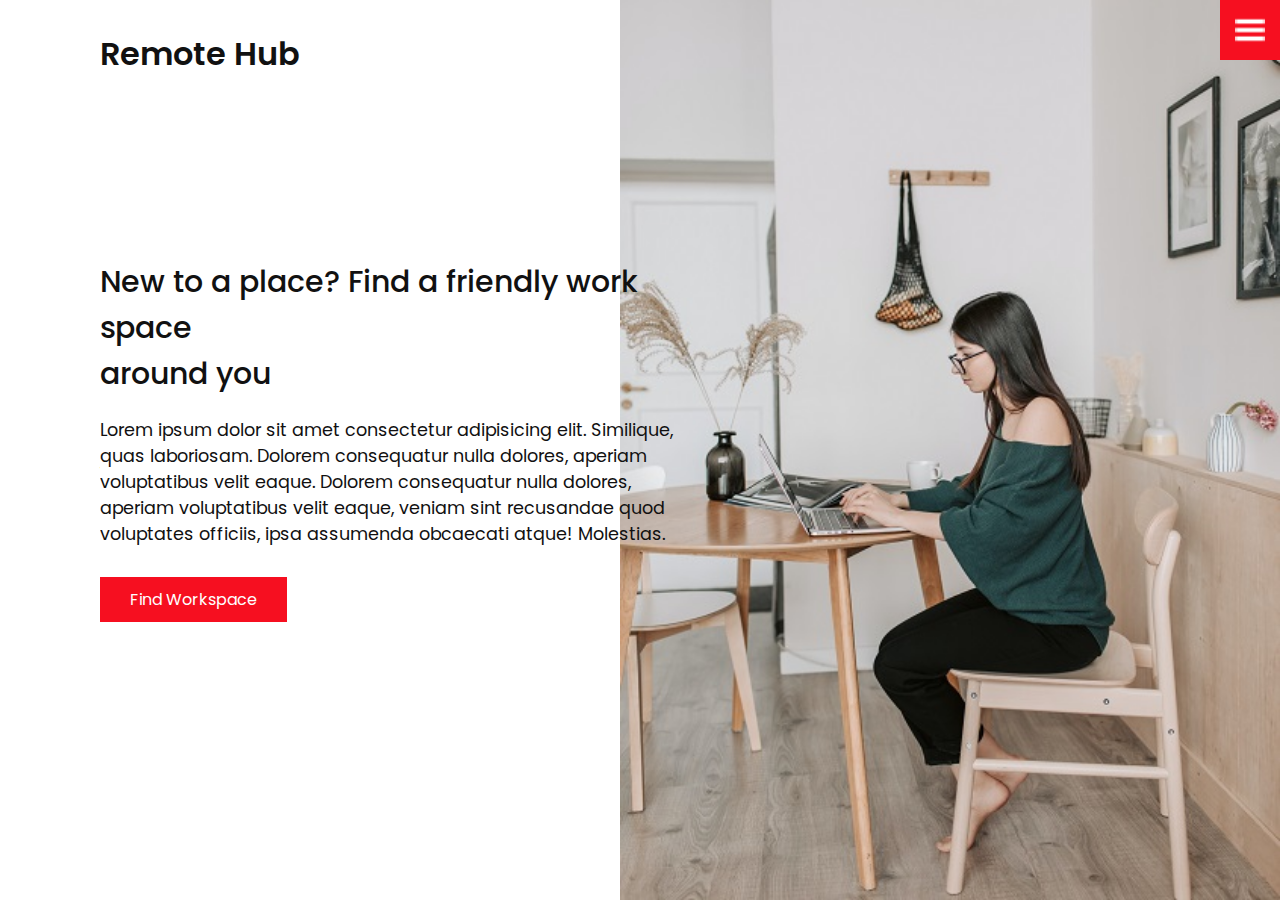
<file: index.html>
<!DOCTYPE html>
<html>
    <head>
        <meta charset="UTF_8">
        <meta http-equiv="X-UA-Compatible" content="IE-edge">
        <meta name="viewport" content="width=device-width, initial-scale=1.0">
        <link rel="stylesheet" href="style.css">
        <title>Remote Workers Hub</title>
    </head>

    <body>
        <header>
            <div class="logo">Remote Hub</div>
            <div class="toggle"></div>
            <div class="navigation">
                <ul>
                    <li><a href="#">Home</a></li>
                    <li><a href="packages.html">Packages</a></li>
                    <li><a href="locations.html">Locations</a></li>
                    <li><a href="contact.html">Contact</a></li>
                </ul>

                <div class="socials">
                    <ul>
                        <li><a href="#"><img src="images/facebook.png"></li>
                        <li><a href="#"><img src="images/twitter.png"></li>
                        <li><a href="#"><img src="images/linkedin.png"></li>
                    </ul>

                    <a href="#" class="locate"><img src="images/Location.png"></a>
                </div>
            </div>
        </header>

        <section class="home">
            <img src="images/home-img.jpg" class="home-img" alt="lady working remotely">
            <div class="home-content">
                <div class="title">
                <h1>New to a place? Find a friendly work space <br> around you</h1>
                <p>Lorem ipsum dolor sit amet consectetur adipisicing elit. Similique, quas laboriosam. Dolorem consequatur nulla dolores, aperiam voluptatibus velit eaque.
                    Dolorem consequatur nulla dolores, aperiam voluptatibus velit eaque, veniam sint recusandae quod voluptates officiis, ipsa assumenda obcaecati atque! Molestias.
                </p>
                </div>

                <a href="contact.html" class="btn">Find Workspace</a>
            </div>
        </section>

        <script src="script.js"></script>
    </body>
</html>
</file>
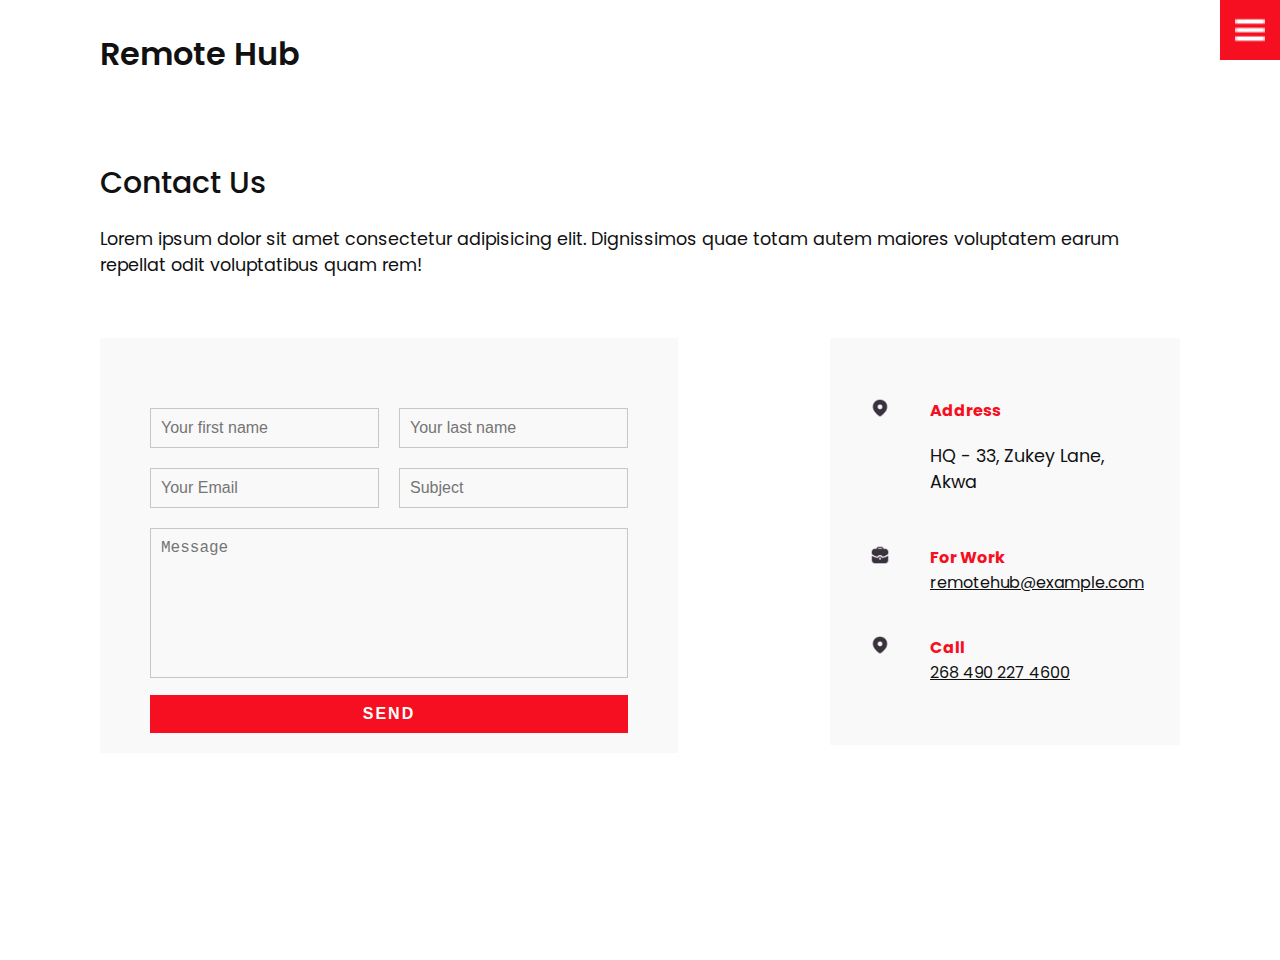
<file: contact.html>
<!DOCTYPE html>
<html>
    <head>
        <meta charset="UTF_8">
        <meta http-equiv="X-UA-Compatible" content="IE-edge">
        <meta name="viewport" content="width=device-width, initial-scale=1.0">
        <link rel="stylesheet" href="style.css">
        <title>Remote Workers Hub</title>
    </head>

    <body>
        <header>
            <div class="logo">Remote Hub</div>
            <div class="toggle"></div>
            <div class="navigation">
                <ul>
                    <li><a href="index.html">Home</a></li>
                    <li><a href="packages.html">Packages</a></li>
                    <li><a href="locations.html">Locations</a></li>
                    <li><a href="#">Contact</a></li>
                </ul>

                <div class="socials">
                    <ul>
                        <li><a href="#"><img src="images/facebook.png"></li>
                        <li><a href="#"><img src="images/twitter.png"></li>
                        <li><a href="#"><img src="images/linkedin.png"></li>
                    </ul>

                    <a href="#" class="locate"><img src="images/Location.png"></a>
                </div>
            </div>
        </header>

        <section>
            <div class="title">
                <h1>Contact Us</h1>
               <p>
                   Lorem ipsum dolor sit amet consectetur adipisicing elit. Dignissimos quae totam autem maiores voluptatem earum repellat odit voluptatibus quam rem!
               </p>
            </div>

            <div class="contact">
                <div class="contact-form">
                    <form>
                        <div class="row">
                            <div class="input50">
                                <input type="text" placeholder="Your first name">
                            </div>
                            <div class="input50">
                                <input type="text" placeholder="Your last name">
                            </div>
                        </div>

                        <div class="row">
                            <div class="input50">
                                <input type="text" placeholder="Your Email">
                            </div>
                            <div class="input50">
                                <input type="text" placeholder="Subject">
                            </div>
                        </div>

                            <div class="row">
                                <div class="input100">
                                    <textarea placeholder="Message"></textarea>
                                </div>
                            </div>
                            <div class="row">
                                <div class="input100">
                                    <input type="submit" value="Send">
                                </div>
                            </div>
                       
                    </form>
                </div>

                <div class="contact-info">
                    <div class="info-zag">
                        <img src="images/Location.png" class="contact-icon">
                        <div class="details">
                            <h4>Address</h4>
                            <p>HQ - 33, Zukey Lane, Akwa</p>
                        </div>
                    </div>

                    <div class="info-zag">
                        <img src="images/Work.png" class="contact-icon">
                        <div class="details">
                            <h4>For Work</h4>
                            <a href="mailto:zaaay@example.com">remotehub@example.com</a>
                        </div>
                    </div>

                    <div class="info-zag">
                        <img src="images/Location.png" class="contact-icon">
                        <div class="details">
                            <h4>Call</h4>
                           <a href="tel:268490 227 4600">268 490 227 4600</a>
                           
                        </div>
                    </div>
                </div>
            </div>

        </section>
            

        <script src="script.js"></script>
    </body>
</html>
</file>
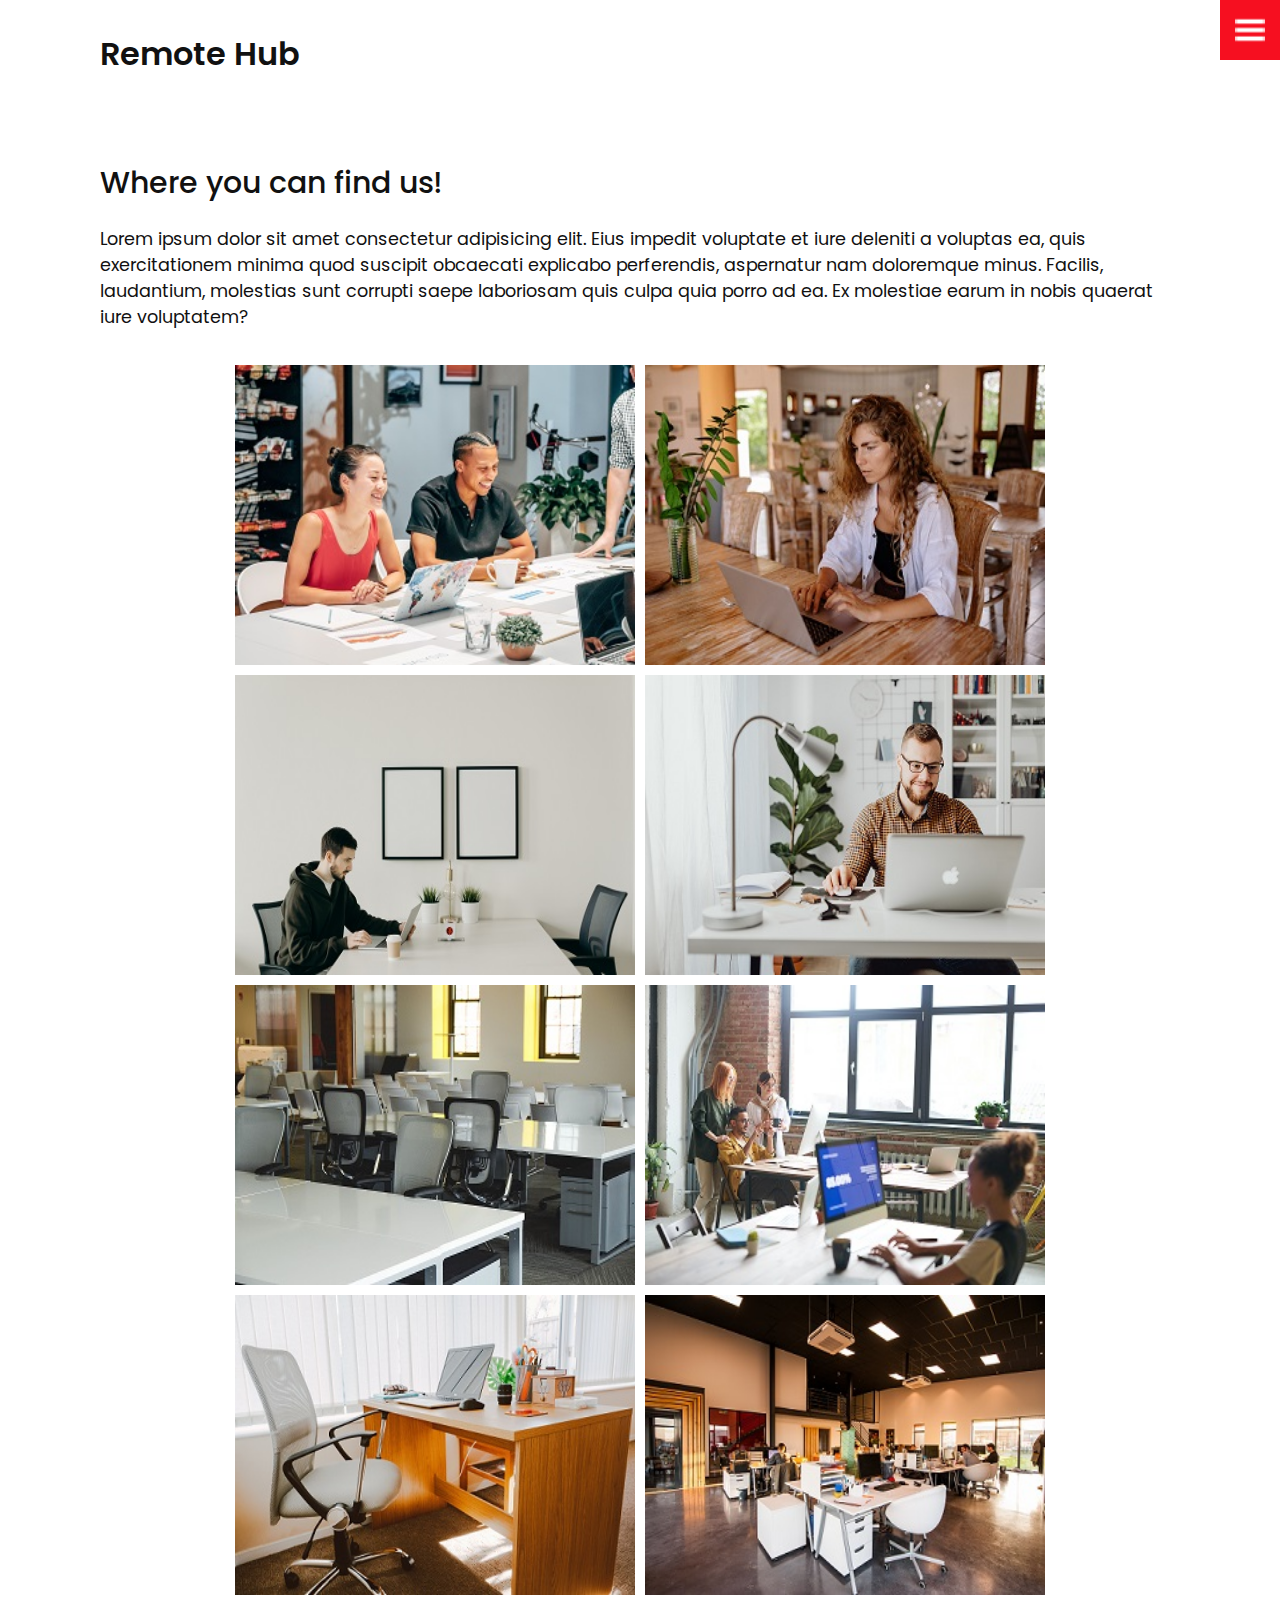
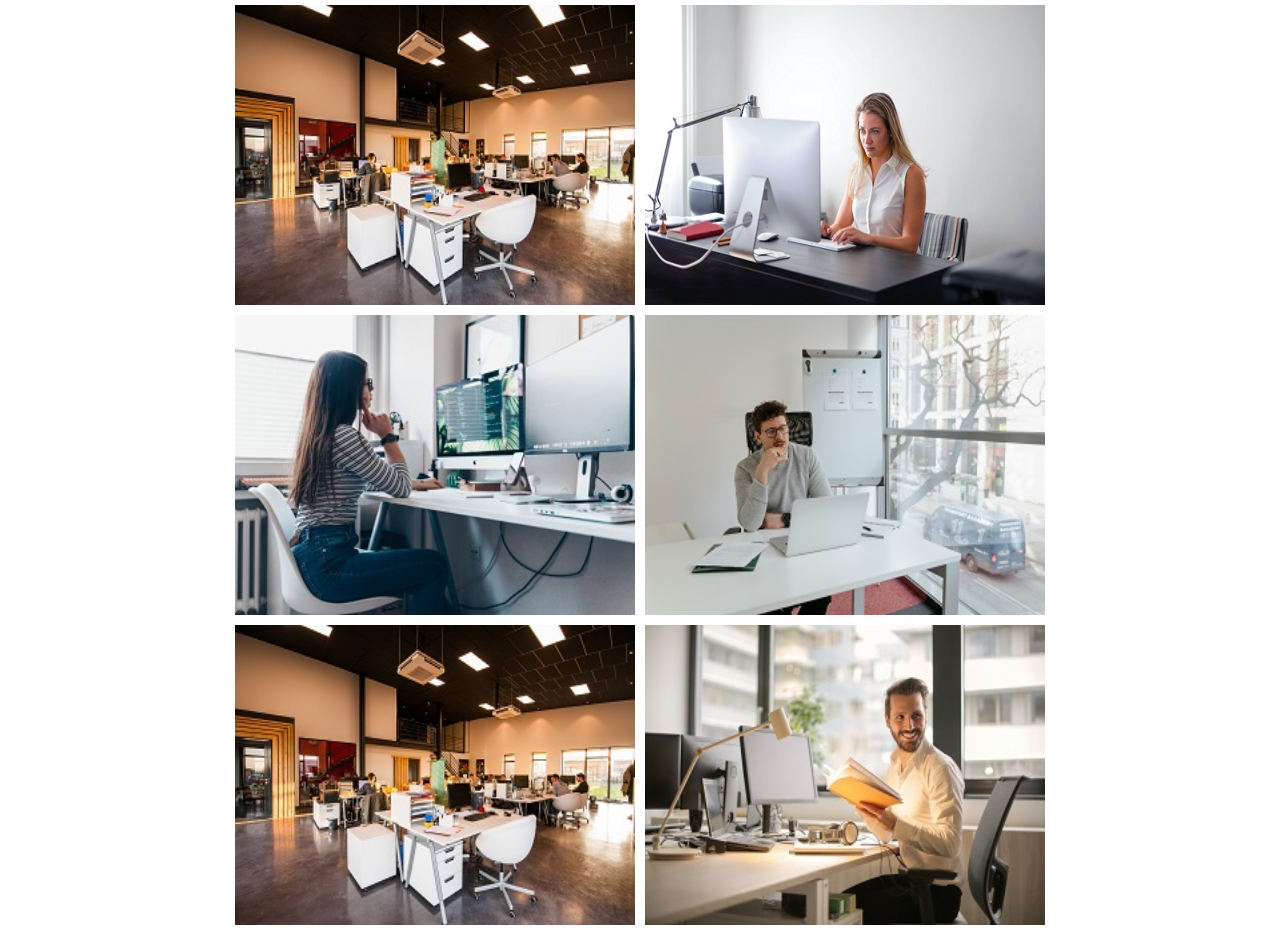
<file: locations.html>
<!DOCTYPE html>
<html>
    <head>
        <meta charset="UTF_8">
        <meta http-equiv="X-UA-Compatible" content="IE-edge">
        <meta name="viewport" content="width=device-width, initial-scale=1.0">
        <link rel="stylesheet" href="style.css">
        <title>Remote Workers Hub</title>
    </head>

    <body>
        <header>
            <div class="logo">Remote Hub</div>
            <div class="toggle"></div>
            <div class="navigation">
                <ul>
                    <li><a href="index.html">Home</a></li>
                    <li><a href="packages.html">Packages</a></li>
                    <li><a href="#">Locations</a></li>
                    <li><a href="contact.html">Contact</a></li>
                </ul>

                <div class="socials">
                    <ul>
                        <li><a href="#"><img src="images/facebook.png"></li>
                        <li><a href="#"><img src="images/twitter.png"></li>
                        <li><a href="#"><img src="images/linkedin.png"></li>
                    </ul>

                    <a href="#" class="locate"><img src="images/Location.png"></a>
                </div>
            </div>
        </header>

        <section>
            <div class="title">
                <h1>Where you can find us!</h1>
                <p>
                    Lorem ipsum dolor sit amet consectetur adipisicing elit. Eius impedit voluptate et iure deleniti a voluptas ea, quis exercitationem minima quod suscipit obcaecati explicabo perferendis, aspernatur nam doloremque minus. Facilis, laudantium, molestias sunt corrupti saepe laboriosam quis culpa quia porro ad ea. Ex molestiae earum in nobis quaerat iure voluptatem?
                </p>
            </div>

            <div class="locate">
                <div class="item">
                    <img src="images/img01.jpg">
                    <div class="act">
                        <a href="#">Lagos</a>
                    </div>
                </div>
                <div class="item">
                    <img src="images/img02.jpg">
                    <div class="act">
                        <a href="#">Yola</a>
                    </div>
                </div>
                <div class="item">
                    <img src="images/img03.jpg">
                    <div class="act">
                        <a href="#">Ukwa</a>
                    </div>
                </div>
                <div class="item">
                    <img src="images/img04.jpg">
                    <div class="act">
                        <a href="#">Osun</a>
                    </div>
                </div>
                <div class="item">
                    <img src="images/img05.jpg">
                    <div class="act">
                        <a href="#">Taraba</a>
                    </div>
                </div>
                <div class="item">
                    <img src="images/img06.jpg">
                    <div class="act">
                        <a href="#">Lagos</a>
                    </div>
                </div>
                <div class="item">
                    <img src="images/img07.jpg">
                    <div class="act">
                        <a href="#">Jos</a>
                    </div>
                </div>
                <div class="item">
                    <img src="images/img08.jpg">
                    <div class="act">
                        <a href="#">Yola</a>
                    </div>
                </div>
                <div class="item">
                    <img src="images/img08.jpg">
                    <div class="act">
                        <a href="#">Lagos</a>
                    </div>
                </div>
                <div class="item">
                    <img src="images/img09.jpg">
                    <div class="act">
                        <a href="#">Ondo</a>
                    </div>
                </div>
                <div class="item">
                    <img src="images/img10.jpg">
                    <div class="act">
                        <a href="#">Port Harcourt</a>
                    </div>
                </div>
                <div class="item">
                    <img src="images/img11.jpg">
                    <div class="act">
                        <a href="#">Calabar</a>
                    </div>
                </div>
                <div class="item">
                    <img src="images/img12.jpg">
                    <div class="act">
                        <a href="#">Abuja</a>
                    </div>
                </div>
                <div class="item">
                    <img src="images/img13.jpg">
                    <div class="act">
                        <a href="#">Uyo</a>
                    </div>
                </div>
                
            </div>
        </section>
            

        <script src="script.js"></script>
    </body>
</html>
</file>
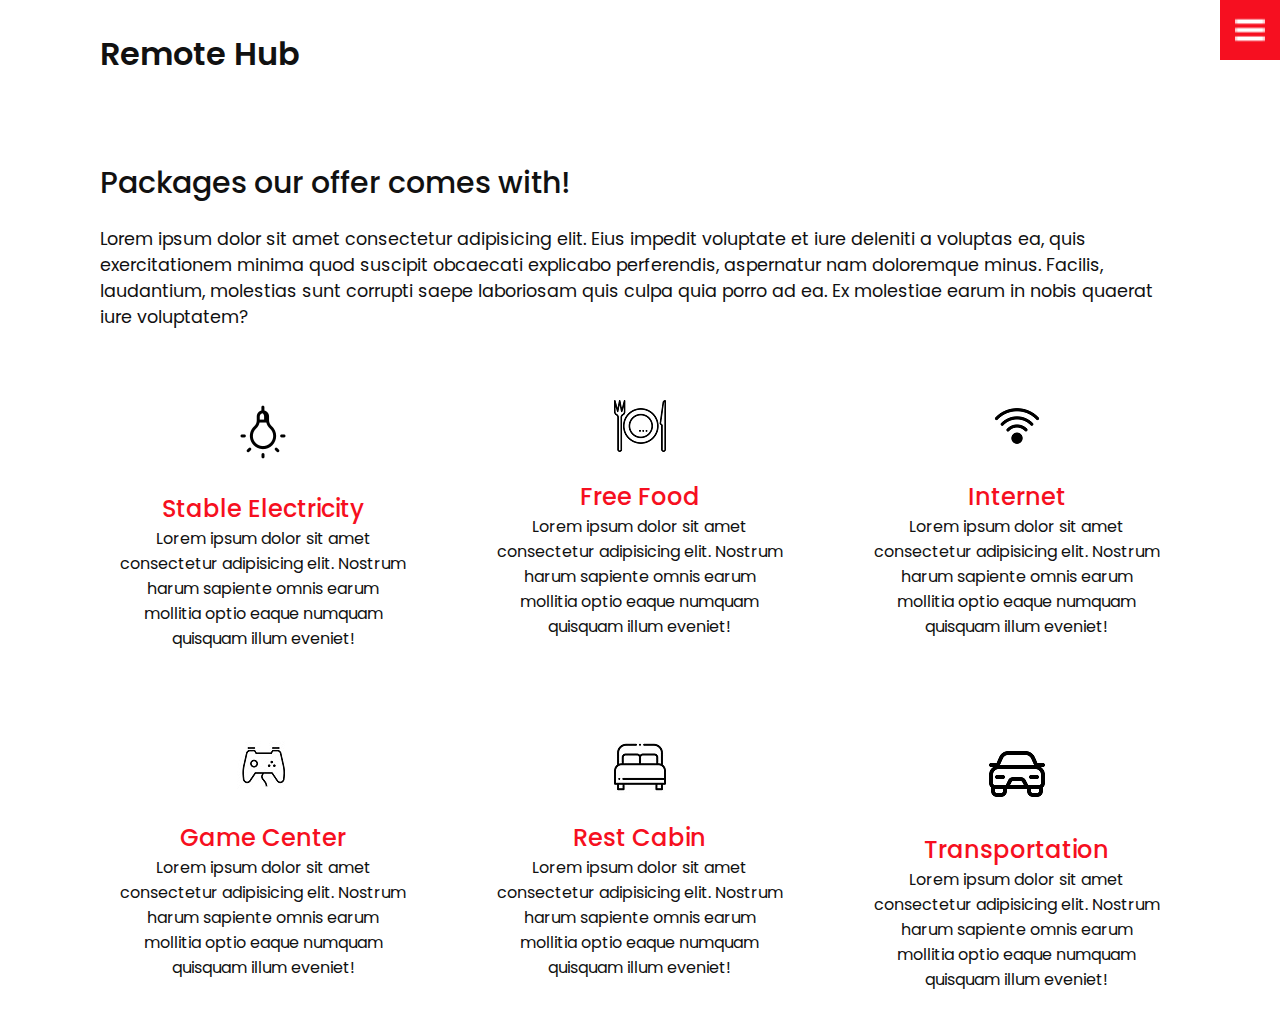
<file: packages.html>
<!DOCTYPE html>
<html>
    <head>
        <meta charset="UTF_8">
        <meta http-equiv="X-UA-Compatible" content="IE-edge">
        <meta name="viewport" content="width=device-width, initial-scale=1.0">
        <link rel="stylesheet" href="style.css">
        <title>Remote Workers Hub</title>
    </head>

    <body>
        <header>
            <div class="logo">Remote Hub</div>
            <div class="toggle"></div>
            <div class="navigation">
                <ul>
                    <li><a href="index.html">Home</a></li>
                    <li><a href="#">Packages</a></li>
                    <li><a href="locations.html">Locations</a></li>
                    <li><a href="contact.html">Contact</a></li>
                </ul>

                <div class="socials">
                    <ul>
                        <li><a href="#"><img src="images/facebook.png"></li>
                        <li><a href="#"><img src="images/twitter.png"></li>
                        <li><a href="#"><img src="images/linkedin.png"></li>
                    </ul>

                    <a href="#" class="locate"><img src="images/Location.png"></a>
                </div>
            </div>
        </header>

        <section>
            <div class="title">
                <h1>Packages our offer comes with!</h1>
                <p>
                    Lorem ipsum dolor sit amet consectetur adipisicing elit. Eius impedit voluptate et iure deleniti a voluptas ea, quis exercitationem minima quod suscipit obcaecati explicabo perferendis, aspernatur nam doloremque minus. Facilis, laudantium, molestias sunt corrupti saepe laboriosam quis culpa quia porro ad ea. Ex molestiae earum in nobis quaerat iure voluptatem?
                </p>
            </div>

            <div class="packages">
                <div class="package">
                    <div class="icon">
                        <img src="images/light.png">
                    </div>
                    <h2>Stable Electricity</h2>
                    Lorem ipsum dolor sit amet consectetur adipisicing elit. Nostrum harum sapiente omnis earum mollitia optio eaque numquam quisquam illum eveniet!
                </div>
                <div class="package">
                    <div class="icon">
                        <img src="images/food.png">
                    </div>
                    <h2>Free Food</h2>
                    Lorem ipsum dolor sit amet consectetur adipisicing elit. Nostrum harum sapiente omnis earum mollitia optio eaque numquam quisquam illum eveniet!
                </div>
                <div class="package">
                    <div class="icon">
                        <img src="images/wifi.png">
                    </div>
                    <h2>Internet</h2>
                    Lorem ipsum dolor sit amet consectetur adipisicing elit. Nostrum harum sapiente omnis earum mollitia optio eaque numquam quisquam illum eveniet!
                </div>
                <div class="package">
                    <div class="icon">
                        <img src="images/game.jpg">
                    </div>
                    <h2>Game Center</h2>
                    Lorem ipsum dolor sit amet consectetur adipisicing elit. Nostrum harum sapiente omnis earum mollitia optio eaque numquam quisquam illum eveniet!
                </div>
                <div class="package">
                    <div class="icon">
                        <img src="images/rest.jpg">
                    </div>
                    <h2>Rest Cabin</h2>
                    Lorem ipsum dolor sit amet consectetur adipisicing elit. Nostrum harum sapiente omnis earum mollitia optio eaque numquam quisquam illum eveniet!
                </div>
                <div class="package">
                    <div class="icon">
                        <img src="images/car.png">
                    </div>
                    <h2>Transportation</h2>
                    Lorem ipsum dolor sit amet consectetur adipisicing elit. Nostrum harum sapiente omnis earum mollitia optio eaque numquam quisquam illum eveniet!
                </div>
            </div>
        </section>
            

        <script src="script.js"></script>
    </body>
</html>
</file>
<file: style.css>
@import url('https://fonts.googleapis.com/css2?family=Poppins:wght@400;500;600&display=swap');

:root{
    --promary-color: #f60f20;
}
*{
    box-sizing: border-box;
    margin: 0;
    padding: 0;
}

html, body{
    font-family: 'Poppins', sans-serif;
    color: #111;
}

h1{
    font-size: 30px;
    font-weight: 500;
}

p{
    margin: 20px 0 10px 0;
    font-size: 1.1rem;
}

section{
    display: flex;
    flex-direction: column;
    height:100vh;
    align-items: center;
    padding: 100px;
    margin-top: 60px;
}
section.home{
    flex-direction: row;
    margin-top: 0;
}

.btn{
    cursor: pointer;
    display: inline-block;
    background: var(--promary-color);
    color:#fff;
    text-decoration: none;
    padding: 10px 30px;
    margin: 20px 0;
    border: 0;
}

.btn:hover{
    transform: scale(0.98);
}

.home-content{
    z-index: 10;
    max-width: 600px;
    position: relative;
}

.logo{
    position: absolute;
    top: 30px;
    left: 100px;
    font-size: 2rem;
    font-weight: 600;
    z-index: 20;
}

/*-----------TOGGLE-----------*/
.toggle{
    position: fixed;
    top: 0;
    right: 0;
    width: 60px;
    height: 60px;
    background: var(--promary-color) url(images/me.png);
    background-size: 30px;
    background-repeat: no-repeat;
    background-position: center;
    z-index: 20;
    cursor: pointer;
}

.toggle.active{
    background: var(--promary-color) url(images/close1.png);
    background-size: 20px;
    background-repeat: no-repeat;
    background-position: center;

}

.navigation{
   position: fixed;
   top: 0;
   left: 100%;
   width: 100%;
   height:100%;
   background-color: #fff;
   z-index: 15;
   display: flex;
   justify-content: center;
   align-items: center;
}

.navigation.active{
    left:0;
}
.navigation ul{
    position: relative;
}
.navigation ul li{
    position: relative;
    list-style: none;
    text-align: center;
}
.navigation ul li a{
    font-size: 2.2rem;
    text-decoration: none;
    color:#111;
      font-weight: 300;
}
.navigation ul li a:hover{
    color: var(--promary-color);
}

.navigation .socials{
    position: absolute;
    top:0;
    left: 0;
    width: 60px;
    height: 100%;
    display: flex;
    justify-content: center;
    align-items: center;
}
.navigation .locate{
    position: absolute;
    bottom: 20px;
}
.navigation .socials a{
    display: inline-block;
    
}
.home-img{
    position: absolute;
    bottom: 0;
    right: 0;
    height: 110%;
}

/*PACKAGES*/
.packages{
    margin-top: 40px;
    display: grid;
    grid-template-columns: repeat(3, 1fr);
    gap: 50px;
    text-align: center;
}

.packages .package .icon img{
    max-width: 50%;
}

.packages .package{
    padding: 20px;
}
.packages .package:hover{
    box-shadow: 0 10px 30px rgba(0, 0, 0, 0.1);
}

.packages .package h2{
    font-size: 24px;
    font-weight: 500;
    margin-top: 20px;
    color: var(--promary-color);
}

/*LOCATE*/
.locate{
    display: flex; /*they go in one long line*/
    flex-wrap: wrap;
    justify-content: center;
    margin-top: 20px;
}

.locate .item{
    position: relative;
    width: 400px;
    height: 300px;
    margin: 5px;
}

.locate .item img{
    width: 400px;
    height: 300px;
}

.locate .item .act{
    position: absolute;
    top: 0;
    left: 0;
    width: 100%;
    height: 100%;
    background:rgba(0, 0, 0, 0.8);
    display: flex;
    justify-content: center;
    align-items: center;
    opacity: 0;
    transition: 0.5s;
}

.locate .item:hover .act{
    opacity: 1;
}
.locate .item .act a{
    display: inline-block;
    color: #fff;
    text-decoration: none;
    border: 1px solid #fff;
    padding: 5px 15px;
}


/*Contact*/
.contact{
    position: relative;
    width: 100%;
    margin-top: 50px;
    display: flex;
    justify-content: space-between;
    align-items: flex-start;
}

.contact-form{
    position: relative;
    background: #f9f9f9;
    width: calc(100% -400px);
    padding: 60px 40px 20px;
}

.contact-form form{
    width : 100%;
}
.contact-form .row{
    width: 100%;
    display: flex;
}

.contact-form  .input50{
    width: 50%;
    margin: 0 10px;
}

.contact-form  .input100{
    width: 100%;
    margin: 0 10px;
}

.contact-form .row input, 
.contact-form .row textarea{
    position: relative;
    border:1px solid rgba(0, 0, 0, 0.2);
    color: #111;
    background: transparent;
    width: 100%;
    padding: 10px;
    outline: none;
    font-size: 16px;
    font-weight: 300;
    margin: 10px 0;
    resize: none;
}

.contact-form .row textarea{
    height: 150px;
}

.contact-form .row input[type ='submit']{
    background-color:#f60f20;
    color: #fff;
    margin: 0;
    text-transform: uppercase;
    letter-spacing: 2px;
    font-weight: 600;
    border: 0;
    cursor: pointer;
}

.contact-info{
    width: 350px;
    background-color: #f9f9f9;
    padding: 60px 40px 20px;
}
.contact-info .info-zag{
    display: flex;
    align-items: flex-start;
    margin-bottom: 40px;
}
.contact-info .info-zag .contact-icon{
    width: 20px;
    margin-right: 40px;
}
.contact-info .info-zag .details h4{
color: #f60f20;
}
.contact-info .info-zag .details p,
.contact-info .info-zag .details a{
    color: #111;
}

@media (max-width: 1068px){
    .home-img{
        display: none;
    }

    .logo{
        top: 10px;
        left: 40px;
        font-size: 1.5rem;
    }

    section{
        padding: 100px 40px;
    }
    .navigation ul li a{
        font-size: 2rem;
    }
    .packages{
        grid-template-columns: repeat(2, 1fr);
    }
    .contact{
        flex-direction: column;
    }
    .contact-form{
        width: 100%;
        padding: 30px 30px 20px;
    }
    .contact-form .row{
        flex-direction: column;
    }
    .contact-form .input50,
    .contact-form .input100{
        width: 100%;
        margin: 0;
    }
    .contact-info{
        width: 100%;
        margin-top:20px ;
        padding-top: 30px 30px 20px;
    }
}

@media(max-width: 768px){
    .packages{
        grid-template-columns: 1fr;
        width: 50%;
    }
    .packages .package{
        box-shadow: 0 10px 30px rgba(0, 0, 0, 0.1);
    }
}
</file>
